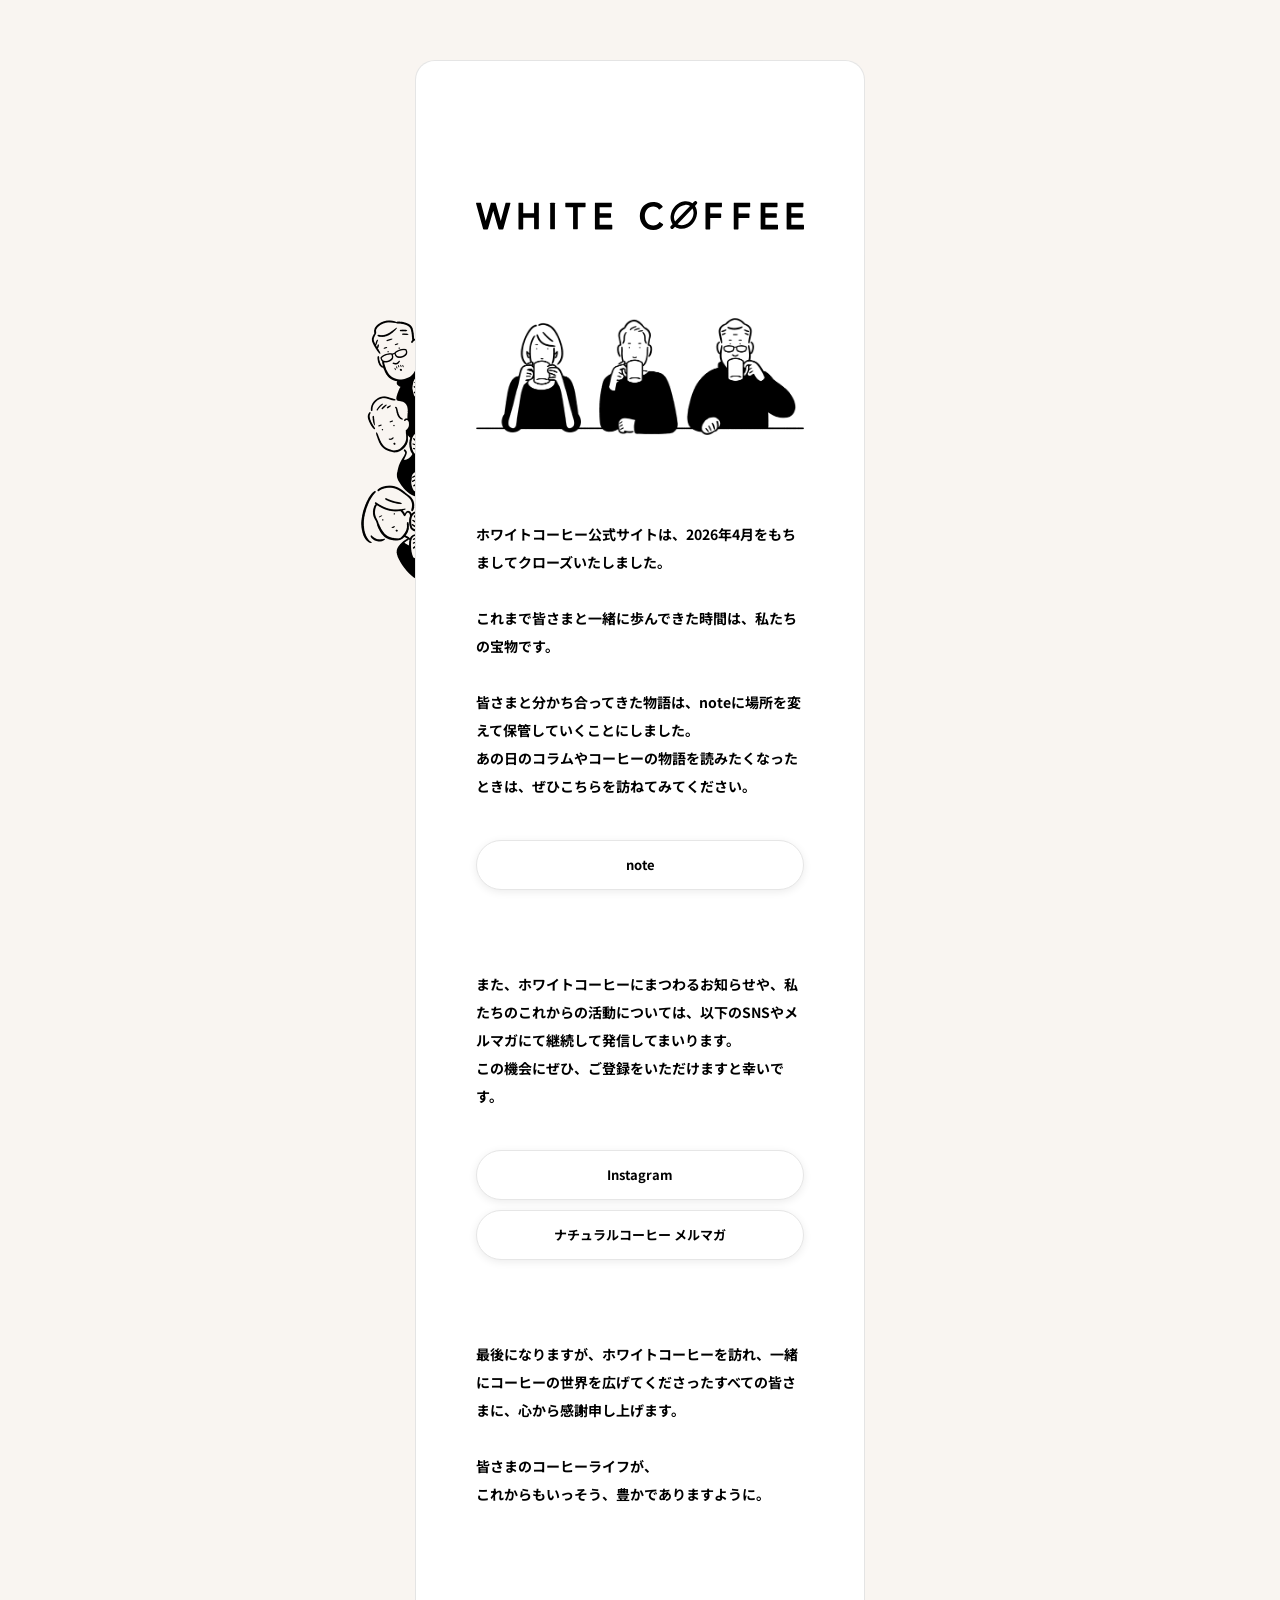
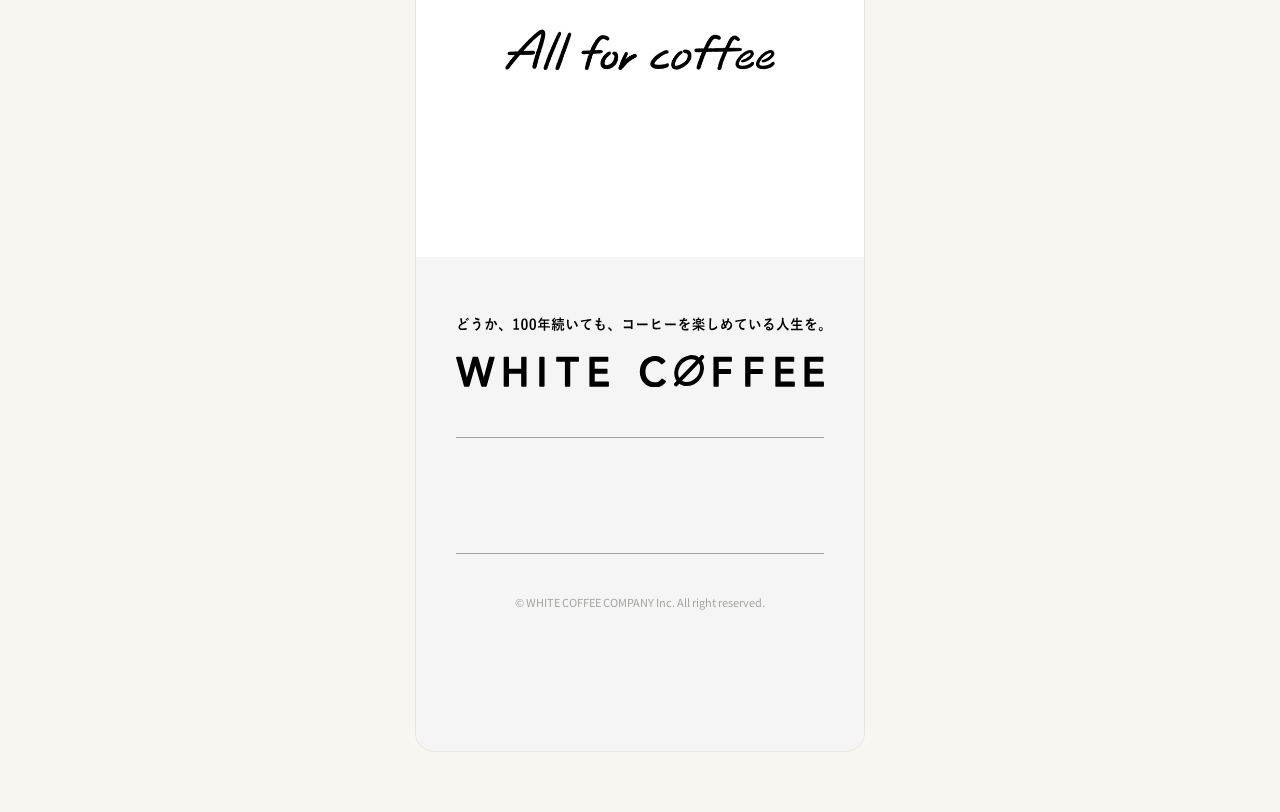
<file: index.html>
<!DOCTYPE html>
<html lang="ja">
<head>
  <!-- Google tag (gtag.js) -->
  <script async src="https://www.googletagmanager.com/gtag/js?id=G-FW344KCJZM"></script>
  <script>
    window.dataLayer = window.dataLayer || [];
    function gtag(){dataLayer.push(arguments);}
    gtag('js', new Date());

    gtag('config', 'G-FW344KCJZM');
  </script>
  <meta charset="UTF-8">
  <meta http-equiv="X-UA-Compatible" content="IE=edge">
  <meta name="viewport" content="width=device-width, initial-scale=1.0">
  <meta name="description" content="ホワイトコーヒー公式サイトは2026年4月をもちましてクローズいたしました。皆さまと分かち合ってきた物語は、noteにて大切に保管しています。">
  <meta name="keywords" content="WHITE COFFEE,ホワイトコーヒー,コーヒー">
  <meta property="og:type" content="website">
  <meta property="og:url" content="https://white-coffee.jp/">
  <meta property="og:title" content="WHITE COFFEE(ホワイトコーヒー) - アーカイブのお知らせ">
  <meta property="og:description" content="ホワイトコーヒー公式サイトは2026年4月をもちましてクローズいたしました。皆さまと分かち合ってきた物語は、noteにて大切に保管しています。">
  <meta property="og:image" content="https://white-coffee.jp/assets/images/ogp.png">
  <meta property="og:site_name" content="WHITE COFFEE">

  <link rel="stylesheet" href="assets/stylesheets/style.css">
  <link rel="icon" href="assets/images/favicon.ico" sizes="any">
  <link rel="apple-touch-icon" href="assets/images/apple-touch-icon.png">
  <title>WHITE COFFEE(ホワイトコーヒー) - アーカイブのお知らせ</title>
</head>
<body>
  <img src="assets/images/pc_bg.png" class="pc-bg">

  <main class="rip" role="main">
    <section class="page-header">
      <div class="container">
        <h1><img src="assets/images/logo.svg" alt="WHITE COFFEE"></h1>
      </div>
    </section>
    <img src="assets/images/conclusion_stay.png" alt="">
    <div class="wrapper">
      <p>
          ホワイトコーヒー公式サイトは、2026年4月をもちましてクローズいたしました。<br><br>
          これまで皆さまと一緒に歩んできた時間は、私たちの宝物です。<br><br>
          皆さまと分かち合ってきた物語は、noteに場所を変えて保管していくことにしました。<br>
          あの日のコラムやコーヒーの物語を読みたくなったときは、ぜひこちらを訪ねてみてください。
      </p>
      <div class="links">
        <a href="https://note.com/whitecoffee_jp" class="btn" target="_blank">note</a>
      </div>
      <p>
        また、ホワイトコーヒーにまつわるお知らせや、私たちのこれからの活動については、以下のSNSやメルマガにて継続して発信してまいります。<br>
        この機会にぜひ、ご登録をいただけますと幸いです。
      </p>
      <div class="links">
        <a href="https://www.instagram.com/whitecoffee_jp/" class="btn" target="_blank">Instagram</a>
        <a href="https://natural.coffee/" class="btn" target="_blank">ナチュラルコーヒー メルマガ</a>
      </div>
      <p>
        最後になりますが、ホワイトコーヒーを訪れ、一緒にコーヒーの世界を広げてくださったすべての皆さまに、心から感謝申し上げます。<br><br>
        皆さまのコーヒーライフが、<br>
        これからもいっそう、豊かでありますように。
      </p>
    </div>
    <img src="assets/images/all_for.png" alt="">
  </main>
  <footer>
    <div class="container">
      <img class="logo" src="assets/images/logo+copy.svg" alt="WHITE COFFEE" />
      <div class="social">
        <a href="https://www.instagram.com/whitecoffee_jp/" target="_blank" rel="noopener noreferrer"><svg class="i"><use xlink:href="assets/images/instagram.svg"/></svg></a>
        <a href="https://www.facebook.com/whitecoffeejp/" target="_blank" rel="noopener noreferrer"><svg class="i"><use xlink:href="assets/images/facebook.svg"/></svg></a>
        <a href="https://www.youtube.com/channel/UC912YKqlDEzXGuX5oOFu29g" target="_blank" rel="noopener noreferrer"><svg class="i"><use xlink:href="assets/images/youtube.svg"/></svg></a>
        <a href="https://note.com/whitecoffee_jp" target="_blank" rel="noopener noreferrer"><svg class="i"><use xlink:href="assets/images/note.svg"/></svg></a>
      </div>
      <div class="copyright">&copy; WHITE COFFEE COMPANY Inc. All right reserved.</div>
    </div>
  </footer>
</body>
</html>
</file>
<file: assets/stylesheets/style.css>
﻿/*!
 * ress.css • v2.0.2
 * MIT License
 * github.com/filipelinhares/ress
 */@import"https://fonts.googleapis.com/css2?family=Noto+Sans+JP:wght@400;600;700;900&display=swap";html{box-sizing:border-box;-webkit-text-size-adjust:100%;word-break:break-word;-moz-tab-size:4;tab-size:4}*,::before,::after{background-repeat:no-repeat;box-sizing:inherit}::before,::after{text-decoration:inherit;vertical-align:inherit}*{padding:0;margin:0}hr{overflow:visible;height:0}details,main{display:block}summary{display:list-item}small{font-size:80%}[hidden]{display:none}abbr[title]{border-bottom:none;text-decoration:underline;text-decoration:underline dotted}a{background-color:rgba(0,0,0,0);text-decoration:none}a:active,a:hover{outline-width:0}code,kbd,pre,samp{font-family:monospace,monospace}pre{font-size:1em}b,strong{font-weight:bolder}sub,sup{font-size:75%;line-height:0;position:relative;vertical-align:baseline}sub{bottom:-0.25em}sup{top:-0.5em}input{border-radius:0}[disabled]{cursor:default}[type=number]::-webkit-inner-spin-button,[type=number]::-webkit-outer-spin-button{height:auto}[type=search]{-webkit-appearance:textfield;outline-offset:-2px}[type=search]::-webkit-search-decoration{-webkit-appearance:none}textarea{overflow:auto;resize:vertical}button,input,optgroup,select,textarea{font:inherit}optgroup{font-weight:bold}button{overflow:visible}button,select{text-transform:none}button,[type=button],[type=reset],[type=submit],[role=button]{cursor:pointer;color:inherit}button::-moz-focus-inner,[type=button]::-moz-focus-inner,[type=reset]::-moz-focus-inner,[type=submit]::-moz-focus-inner{border-style:none;padding:0}button:-moz-focusring,[type=button]::-moz-focus-inner,[type=reset]::-moz-focus-inner,[type=submit]::-moz-focus-inner{outline:1px dotted ButtonText}button,html [type=button],[type=reset],[type=submit]{-webkit-appearance:button}button,input,select,textarea{background-color:rgba(0,0,0,0);border-style:none}select{-moz-appearance:none;-webkit-appearance:none}select::-ms-expand{display:none}select::-ms-value{color:currentColor}legend{border:0;color:inherit;display:table;max-width:100%;white-space:normal;max-width:100%}::-webkit-file-upload-button{-webkit-appearance:button;color:inherit;font:inherit}img{border-style:none}progress{vertical-align:baseline}svg:not([fill]){fill:currentColor}@media screen{[hidden~=screen]{display:inherit}[hidden~=screen]:not(:active):not(:focus):not(:target){position:absolute !important;clip:rect(0 0 0 0) !important}}[aria-busy=true]{cursor:progress}[aria-controls]{cursor:pointer}[aria-disabled]{cursor:default}ul{list-style-type:none}em{font-style:normal}@media screen and (min-width: 680px){br.sp{display:none}}html{font-size:62.5%;background-color:#fff;color:#000;min-height:-webkit-fill-available}body{font-family:"Noto Sans JP",sans-serif;font-weight:400;line-height:1.8;position:relative;min-height:100vh;display:flex;flex-direction:column;background-color:#f9f5f1}@supports(-webkit-touch-callout: none){body{min-height:-webkit-fill-available}}body main{min-height:0;flex:1;padding-bottom:20px}@media screen and (min-width: 680px){body{padding:60px 0}body main{position:relative;z-index:3;border-radius:20px 20px 0 0;overflow:hidden;border-left:1px solid rgba(0,0,0,.1);border-right:1px solid rgba(0,0,0,.1);border-top:1px solid rgba(0,0,0,.1)}body footer{position:relative;z-index:3;overflow:hidden;border-left:1px solid rgba(0,0,0,.1);border-right:1px solid rgba(0,0,0,.1);border-bottom:1px solid rgba(0,0,0,.1);border-radius:0 0 20px 20px}}footer{background-color:#fff}@media screen and (min-width: 680px){footer{width:450px;margin:0 auto}}footer .container{padding:60px 40px 140px 40px;background-color:#f5f5f5}footer .social{display:flex;align-items:center;justify-content:center;padding:40px 0;border-top:1px solid #a5a3a0;border-bottom:1px solid #a5a3a0;margin:40px 0}footer .social a+a{margin-left:20px}footer .social a .i{width:30px;height:30px}@media screen and (min-width: 680px){footer .social a{transition:opacity .12s cubic-bezier(0, 0, 1, 1)}footer .social a:hover{opacity:.6}}footer .logo{display:block;width:100%;margin-bottom:50px}footer .copyright{text-align:center;font-size:1.1rem;line-height:1.5;color:#a5a3a0}.pc-bg{position:fixed;z-index:1;top:300px;left:50%;margin-left:-279px;width:54px;display:none}@media screen and (min-width: 680px){.pc-bg{display:block}}main{background-color:#fff}@media screen and (min-width: 680px){main{width:450px;margin:0 auto}}main .btn{display:flex;align-items:center;justify-content:center;width:100%;height:50px;border-radius:25px;background:#fff;border:1px solid #e6e6e6;box-shadow:0px 2px 8px rgba(0,0,0,.08);transition:all .12s cubic-bezier(0, 0, 1, 1);color:#000;font-size:1.3rem;font-weight:700;line-height:1.25}main .btn.sm{display:inline-flex;height:32px;width:auto;padding:0 20px}main .btn.primary{background:#f4bd13;border:1px solid #fff;box-shadow:0px 2px 8px rgba(0,0,0,.16)}main .btn.narrow{height:32px}@media screen and (min-width: 680px){main .btn:hover{background:#f5f5f5}main .btn.primary:hover{background:#f0a90a}}main .btn:disabled,main .btn.disabled{pointer-events:none;cursor:not-allowed;border:none !important;background:rgba(165,163,160,.4) !important;box-shadow:none !important;color:hsla(0,0%,100%,.6)}main section.page-header .container{margin-bottom:80px}main section.page-header h1{text-align:center;font-size:2.4rem;font-weight:700;line-height:1.5}main section.page-header h1 span{font-size:1.6rem}main section.page-header h1 img{width:100%}main.rip{padding:100px 30px}@media screen and (min-width: 680px){main.rip{padding:140px 60px}}main.rip p{font-size:1.4rem;font-weight:700;line-height:2;margin-bottom:40px}main.rip .links{margin-bottom:80px}main.rip .links .btn{margin-bottom:10px}main.rip .wrapper{margin:80px 0}main.rip img{width:100%}main.rip img.cup{width:96px;display:block;margin:80px 40px 80px auto}/*# sourceMappingURL=style.css.map */
</file>
